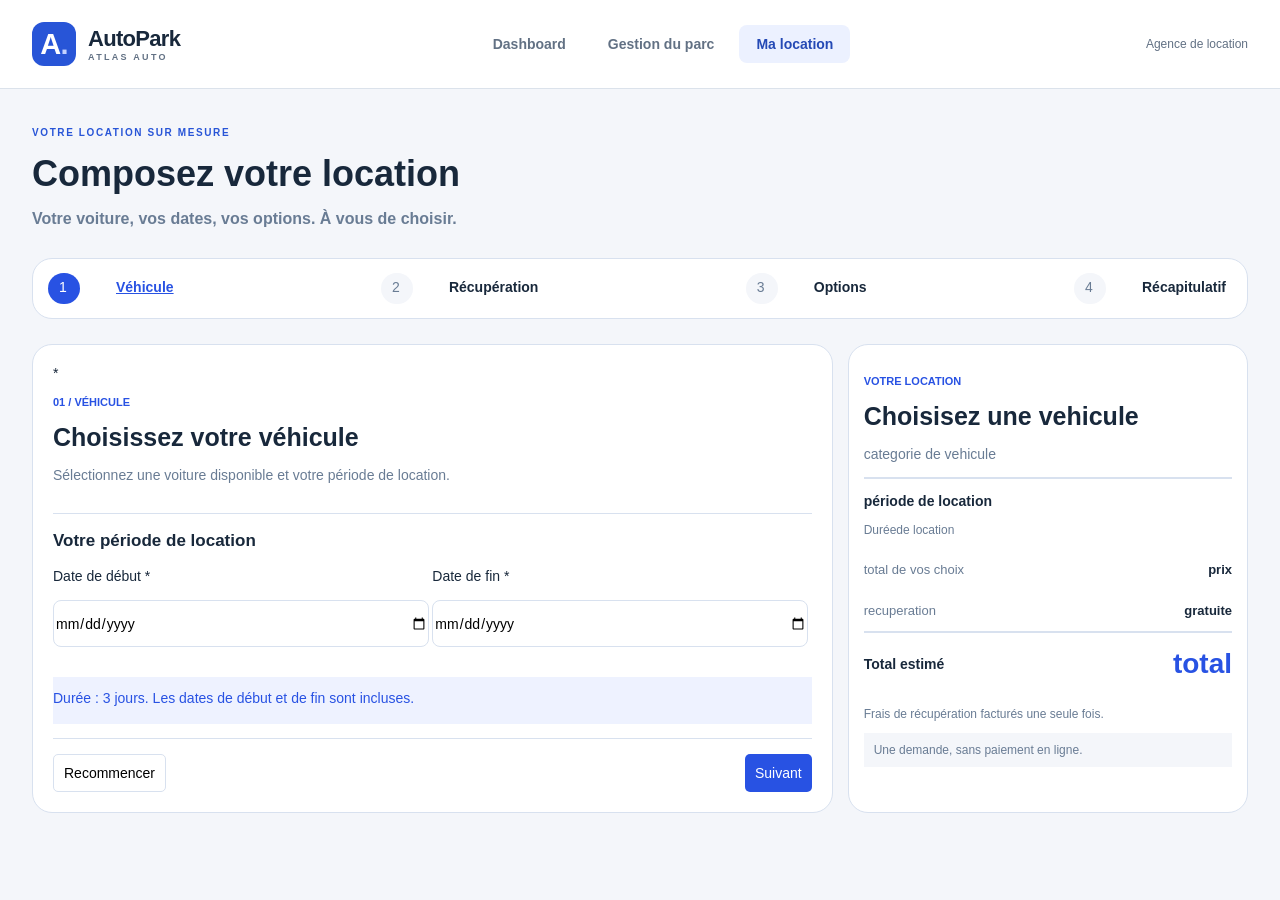
<file: location.html>
<!DOCTYPE html>
<html lang="en">

<head>
    <meta charset="UTF-8">
    <meta name="viewport" content="width=device-width, initial-scale=1.0">
    <title>location</title>
    <link rel="stylesheet" href="css/location-style.css" />
    <script type="module" src="js/script.js"></script>
</head>

<body>
    <header class="site-header">
        <div class="container header-content">
            <a class="brand" href="voitures.html" aria-label="AutoPark — Gestion du parc">
                <span class="brand-mark" aria-hidden="true">A<span>.</span></span>
                <span>AutoPark<small>ATLAS AUTO</small></span>
            </a>
            <nav aria-label="Navigation principale">
                <!-- index.html est le dashboard à créer par l'apprenant. -->
                <a href="index.html">Dashboard</a>
                <a href="voitures.html">Gestion du parc</a>
                <a href="location.html" aria-current="page">Ma location</a>
            </nav>
            <span class="agency-label">Agence de location</span>
        </div>
    </header>
    <main class="container main-content">
        <section>
            <div>
                <h5 class="eyebrow">VOTRE LOCATION SUR MESURE</h5>
                <h2 class="title">Composez votre location</h2>
                <h6 class="subtitle">Votre voiture, vos dates, vos options. À vous de choisir.</h6>
            </div>
            <div class="suivi">
                <div class="etapes">
                    <p class="num curent-step-num" id="stepnum1">1</p>
                    <p class="name curent-step-name" id="stepname1">Véhicule</p>
                </div>
                <div class="etapes">
                    <p class="num" id="stepnum2">2</p>
                    <p class="name" id="stepname2">Récupération</p>
                </div>
                <div class="etapes">
                    <p class="num" id="stepnum3">3</p>
                    <p class="name" id="stepname3">Options</p>
                </div>
                <div class="etapes">
                    <p class="num" id="stepnum4">4</p>
                    <p class="name" id="stepname4">Récapitulatif</p>
                </div>
            </div>
        </section>
        <section class="selection">
            <div class="steps">
                <div class="choix-vehicule" id="etape1">*
                    <div>
                        <h6 class="up-title">01 / VÉHICULE</h6>
                        <h2 class="sub-title">Choisissez votre véhicule</h2>
                        <h5 class="thin">Sélectionnez une voiture disponible et votre période de location.</h5>
                    </div>
                    <form id="form1">
                        <div class="present-voitures" id="affichage">
                            <label for="voiture">
                                <div class="choix choisis">
                                    <div class="choix-top">
                                        <h6 class="car-categorie">Citadine</h6>
                                        <input type="radio" name="voiture" id="voiture" class="btn-choisis">
                                    </div>
                                    <h4 class="car-name">Dacia Sandero</h4>
                                    <h6 class="car-statut">Disponible</h6>
                                    <h4 class="car-price">250 MAD / jour</h4>
                                </div>
                            </label>
                            <label for="voiture1">
                                <div class="choix">
                                    <div class="choix-top">
                                        <h6 class="car-categorie">Citadine</h6>
                                        <input type="radio" name="voiture" id="voiture1">
                                    </div>
                                    <h4 class="car-name">Dacia Sandero</h4>
                                    <h6 class="car-statut">Disponible</h6>
                                    <h4 class="car-price">250 MAD / jour</h4>
                                </div>
                            </label>
                            <label for="voiture2">
                                <div class="choix">
                                    <div class="choix-top">
                                        <h6 class="car-categorie">Citadine</h6>
                                        <input type="radio" name="voiture" id="voiture2">
                                    </div>
                                    <h4 class="car-name">Dacia Sandero</h4>
                                    <h6 class="car-statut">Disponible</h6>
                                    <h4 class="car-price">250 MAD / jour</h4>
                                </div>
                            </label>
                        </div>
                        <p class="period">Votre période de location</p>
                        <div>
                            <div class="form">
                                <div>
                                    <label class="label">Date de début *</label><br><br>
                                    <input type="date" class="input" id="date-debut"><br><br>
                                </div>
                                <div>
                                    <label class="label">Date de fin *</label><br><br>
                                    <input type="date" class="input" id="date-fin">
                                </div>
                            </div>
                        </div>
                    </form>

                    <p class="alert">Durée : 3 jours. Les dates de début et de fin sont incluses.</p>
                    <div class="border"></div>
                    <div class="buttons">
                        <button class="reset-button" id="reset">Recommencer</button>
                        <button class="next-button" id="next1">Suivant</button>
                    </div>
                </div>
                <div class="choix-vehicule" id="etape2" hidden>
                    <div>
                        <h6 class="up-title">02 / RÉCUPÉRATION</h6>
                        <h2 class="sub-title">Où récupérer votre voiture ?</h2>
                        <h5 class="thin">Choisissez le lieu qui vous convient.</h5>
                    </div>
                    <form id="form2">
                        <div class="local" id="affichage2">
                            <label for="local1">
                                <div class="choix smaller">
                                    <input type="radio" name="local" id="local1">
                                    <p class="car-name">À l’agence</p>
                                    <p class="car-price">Gratuit</p>
                                </div>
                            </label>
                        </div>
                        <p class="period">Informations de récupération</p>
                        <div id="recup-input">
                            <div id="agence" hidden>
                                <label class="label">Heure de récupération *</label><br><br>
                                <input type="time" class="input1" id="time-input">
                            </div>
                            <div id="aeroport" hidden>
                                <label class="label">Aéroport *</label><br><br>
                                <select id="port" class="input1">
                                    <option value="">select Aéroport</option>
                                    <option value="Casablanca">Casablanca — Centre-ville</option>
                                    <option value="Rabat">Rabat — Agdal</option>
                                    <option value="Marrakech">Marrakech — Guéliz</option>
                                </select><br><br>
                                <div>
                                    <div>
                                        <label class="label">Numéro du vol *</label><br><br>
                                        <input type="text" class="input" id="vol">
                                    </div>
                                    <div>
                                        <label class="label">Heure d’arrivée *</label><br><br>
                                        <input type="time" name="" id="arival" class="input">
                                    </div>
                                </div>
                            </div>
                            <div id="adresse" hidden>
                                <label for="" class="label">Ville *</label><br><br>
                                <select name="" id="city" class="input1">
                                    <option value="">choisir une ville</option>
                                    <option value="Casablanca">Casablanca</option>
                                    <option value="Rabat">Rabat</option>
                                    <option value="Marrakech">Marrakech</option>
                                </select><br><br>
                                <label for="" class="label">Adresse complète *</label><br><br>
                                <input type="text" class="input1" id="home"><br><br>
                                <label for="" class="label">Heure de livraison *</label><br><br>
                                <input type="time" class="input1" id="delivery">
                            </div>
                        </div>
                    </form>
                    <p class="alert">Le supplément de récupération est ajouté une seule fois au total.</p>
                    <div class="border"></div>
                    <div class="buttons">
                        <button class="reset-button" id="return1">Précédent</button>
                        <button class="next-button" id="next2">Suivant</button>
                    </div>
                </div>
                <div class="choix-vehicule" id="etape3" hidden>
                    <div>
                        <h6 class="up-title">03 / OPTIONS</h6>
                        <h2 class="sub-title">Les petits plus de votre location</h2>
                        <h5 class="thin">Ces options sont facultatives et facturées par jour.</h5>
                    </div>
                    <form>
                        <div class="spacing">
                            <label>
                                <div class="option" id="case1">
                                    <input type="checkbox" id="option1">
                                    <span class="option-name">Siège bébé</span>
                                    <p class="option-desc">30 MAD / jour</p>
                                </div>
                            </label>
                            <br>
                            <label>
                                <div class="option" id="case2">
                                    <input type="checkbox" id="option2">
                                    <span class="option-name">Conducteur supplémentaire</span>
                                    <p class="option-desc">200 MAD / jour</p>
                                </div>
                            </label>
                        </div>

                    </form>
                    <p class="alert">Vous pouvez sélectionner une, deux ou aucune option.</p>
                    <div class="border"></div>
                    <div class="buttons">
                        <button class="reset-button" id="return2">Précédent</button>
                        <button class="next-button" id="next3">Suivant</button>
                    </div>
                </div>
            </div>
            <div class="bill">
                <div id="bill-items">
                    <p class="up-title">VOTRE LOCATION</p>
                    <p class="sub-title" id="vehicule">Choisisez une vehicule</p>
                    <p class="thin" id="vehicule-cat">categorie de vehicule</p>
                    <div class="line"></div>
                    <p class="time" id="period">période de location</p>
                    <p class="duration" id="duree">Duréede location</p>
                    <div class="flex-it">
                        <p class="left">total de vos choix</p>
                        <p class="right" id="prix-vehicule">prix</p>
                    </div>
                    <div class="flex-it">
                        <p class="left">recuperation</p>
                        <p class="right" id="prix-recuperation">gratuite</p>
                    </div>
                </div>
                <div class="line"></div>
                <div class="flex-it">
                    <p class="total-left">Total estimé</p>
                    <p class="total-right" id="total">total</p>
                </div>
                <p class="warning">Frais de récupération facturés une seule fois.</p>
                <p class="warning back">Une demande, sans paiement en ligne.</p>
            </div>
        </section>
    </main>
</body>

</html>
</file>
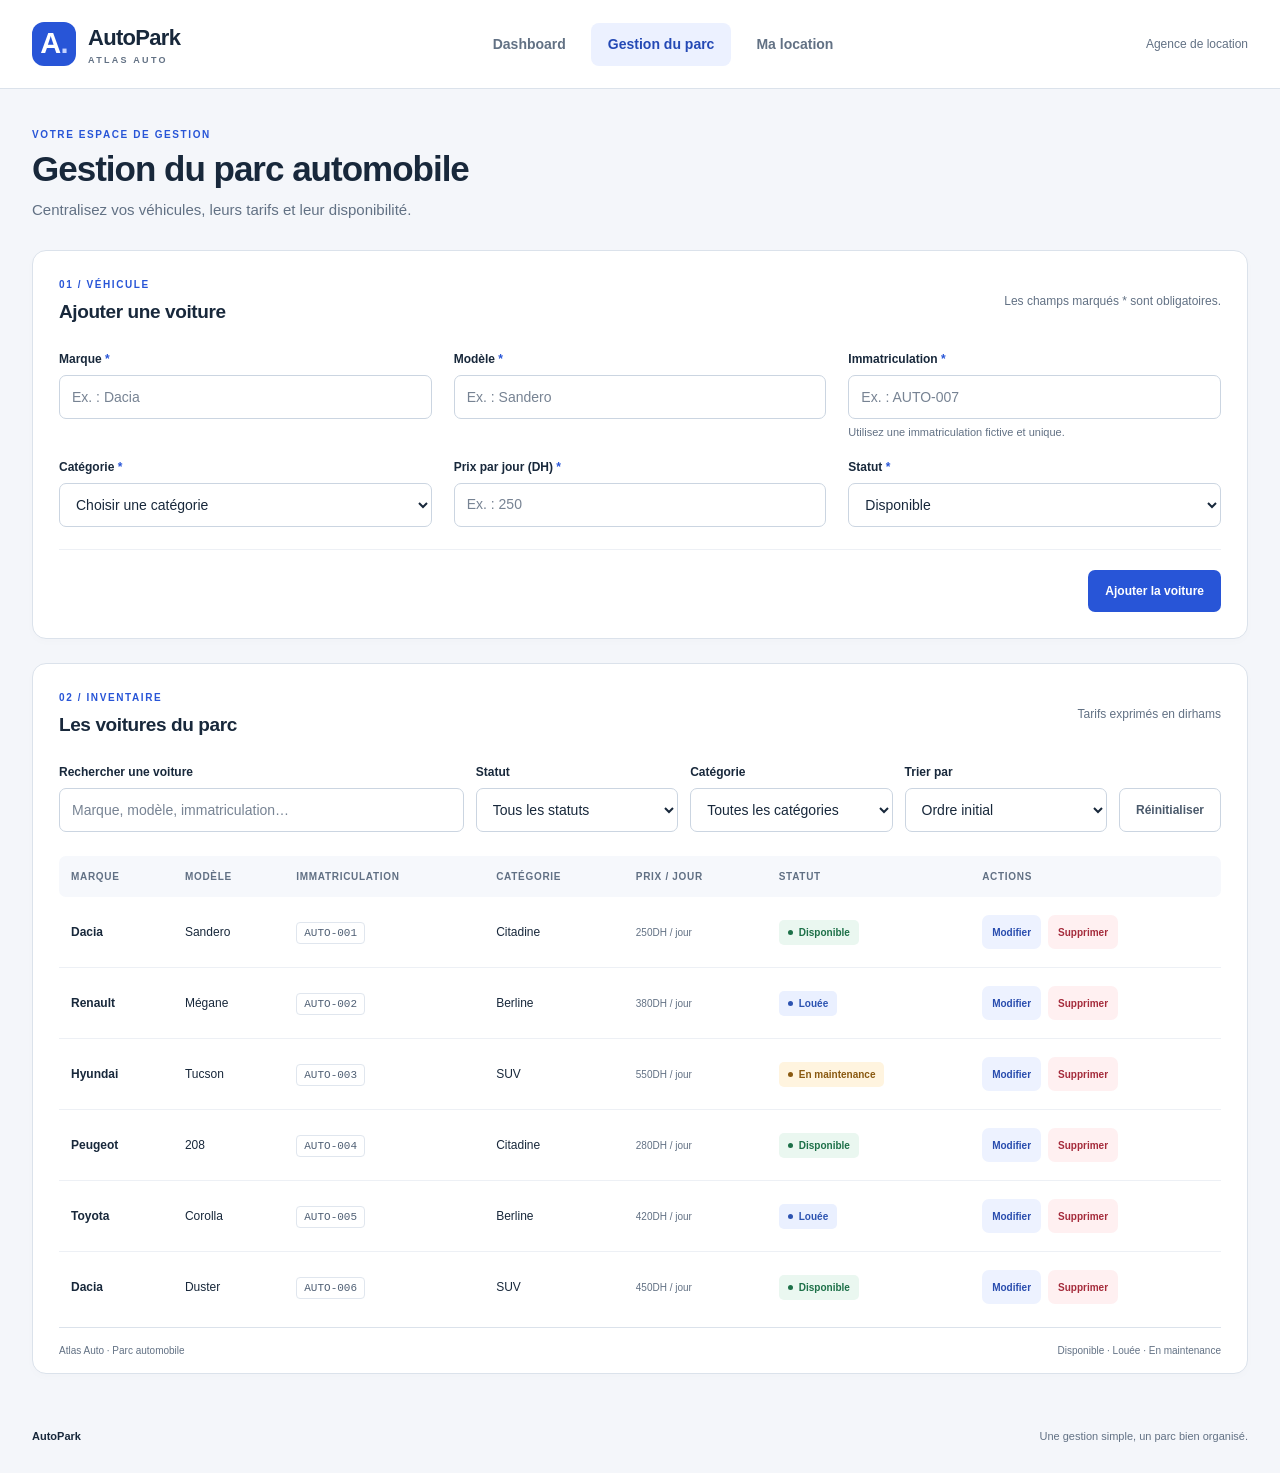
<file: voitures.html>
<!doctype html>
<html lang="fr">
  <head>
    <meta charset="UTF-8" />
    <meta name="viewport" content="width=device-width, initial-scale=1.0" />
    <meta
      name="description"
      content="AutoPark — Interface de gestion du parc automobile Atlas Auto."
    />
    <title>Gestion du parc · AutoPark</title>
    <link rel="icon" href="data:," />
    <link rel="stylesheet" href="css/style.css" />
    <script type="module" src="js/voitures.js"></script>
  </head>
  <body>
    <a class="skip-link" href="#contenu">Aller au contenu</a>
    <header class="site-header">
      <div class="container header-content">
        <a
          class="brand"
          href="voitures.html"
          aria-label="AutoPark — Gestion du parc"
        >
          <span class="brand-mark" aria-hidden="true">A<span>.</span></span>
          <span>AutoPark<small>ATLAS AUTO</small></span>
        </a>
        <nav aria-label="Navigation principale">
          <!-- index.html est le dashboard à créer par l'apprenant. -->
          <a href="index.html">Dashboard</a>
          <a href="voitures.html" aria-current="page">Gestion du parc</a>
          <a href="location.html" >Ma location</a>
        </nav>
        <span class="agency-label">Agence de location</span>
      </div>
    </header>

    <main id="contenu" class="container main-content">
      <section class="page-intro" aria-labelledby="titre-page">
        <p class="eyebrow">VOTRE ESPACE DE GESTION</p>
        <h1 id="titre-page">Gestion du parc automobile</h1>
        <p>Centralisez vos véhicules, leurs tarifs et leur disponibilité.</p>
      </section>

      <section class="panel" aria-labelledby="titre-formulaire">
        <div class="section-heading">
          <div>
            <p class="eyebrow">01 / VÉHICULE</p>
            <h2 id="titre-formulaire">Ajouter une voiture</h2>
          </div>
          <span class="section-note"
            >Les champs marqués * sont obligatoires.</span
          >
        </div>
        <!-- TODO JS : gérer submit, valider, ajouter ou modifier une voiture. -->
        <form id="formulaire-voiture" novalidate>
          <input type="hidden" id="voiture-id" name="id" value="" />
          <div class="form-grid">
            <div class="field">
              <label for="marque"
                >Marque <span aria-hidden="true">*</span></label
              >
              <input
                id="marque"
                name="marque"
                type="text"
                placeholder="Ex. : Dacia"
                required
                aria-describedby="erreur-marque"
              />
              <small id="erreur-marque" class="field-error"></small>
            </div>
            <div class="field">
              <label for="modele"
                >Modèle <span aria-hidden="true">*</span></label
              >
              <input
                id="modele"
                name="modele"
                type="text"
                placeholder="Ex. : Sandero"
                required
                aria-describedby="erreur-modele"
              />
              <small id="erreur-modele" class="field-error"></small>
            </div>
            <div class="field">
              <label for="immatriculation"
                >Immatriculation <span aria-hidden="true">*</span></label
              >
              <input
                id="immatriculation"
                name="immatriculation"
                type="text"
                placeholder="Ex. : AUTO-007"
                required
                aria-describedby="aide-immatriculation erreur-immatriculation"
              />
              <small id="aide-immatriculation" class="field-help"
                >Utilisez une immatriculation fictive et unique.</small
              >
              <small id="erreur-immatriculation" class="field-error"></small>
            </div>
            <div class="field">
              <label for="categorie"
                >Catégorie <span aria-hidden="true">*</span></label
              >
              <select
                id="categorie"
                name="categorie"
                required
                aria-describedby="erreur-categorie"
              >
                <option value="">Choisir une catégorie</option>
                <option value="Citadine">Citadine</option>
                <option value="Berline">Berline</option>
                <option value="SUV">SUV</option>
              </select>
              <small id="erreur-categorie" class="field-error"></small>
            </div>
            <div class="field">
              <label for="prix-jour"
                >Prix par jour (DH) <span aria-hidden="true">*</span></label
              >
              <input
                id="prix-jour"
                name="prixJour"
                type="number"
                min="0.01"
                step="0.01"
                placeholder="Ex. : 250"
                required
                aria-describedby="erreur-prix-jour"
              />
              <small id="erreur-prix-jour" class="field-error"></small>
            </div>
            <div class="field">
              <label for="statut"
                >Statut <span aria-hidden="true">*</span></label
              >
              <select
                id="statut"
                name="statut"
                required
                aria-describedby="erreur-statut"
              >
                <option value="Disponible">Disponible</option>
                <option value="Louée">Louée</option>
                <option value="En maintenance">En maintenance</option>
              </select>
              <small id="erreur-statut" class="field-error"></small>
            </div>
          </div>
          <div class="form-footer">
            <p
              id="message-formulaire"
              class="feedback"
              role="status"
              aria-live="polite"
            ></p>
            <div class="form-actions">
              <!-- Retirer hidden en JavaScript pendant une modification. -->
              <button
                id="annuler-modification"
                class="button button-secondary"
                type="button"
                hidden
              >
                Annuler la modification
              </button>
              <button
                id="bouton-enregistrer"
                class="button button-primary"
                type="submit"
              >
                Ajouter la voiture
              </button>
            </div>
          </div>
        </form>
      </section>

      <section class="panel inventory-panel" aria-labelledby="titre-inventaire">
        <div class="section-heading">
          <div>
            <p class="eyebrow">02 / INVENTAIRE</p>
            <h2 id="titre-inventaire">Les voitures du parc</h2>
          </div>
          <span class="section-note">Tarifs exprimés en dirhams</span>
        </div>
        <!-- TODO JS : combiner recherche, filtres et tri. -->
        <div class="toolbar">
          <div class="field search-field">
            <label for="recherche">Rechercher une voiture</label>
            <input
              id="recherche"
              type="search"
              placeholder="Marque, modèle, immatriculation…"
            />
          </div>
          <div class="field">
            <label for="filtre-statut">Statut</label>
            <select id="filtre-statut">
              <option value="">Tous les statuts</option>
              <option value="Disponible">Disponible</option>
              <option value="Louée">Louée</option>
              <option value="En maintenance">En maintenance</option>
            </select>
          </div>
          <div class="field">
            <label for="filtre-categorie">Catégorie</label>
            <select id="filtre-categorie">
              <option value="">Toutes les catégories</option>
              <option value="Citadine">Citadine</option>
              <option value="Berline">Berline</option>
              <option value="SUV">SUV</option>
            </select>
          </div>
          <div class="field">
            <label for="tri-prix">Trier par</label>
            <select id="tri-prix">
              <option value="">Ordre initial</option>
              <option value="croissant">Prix croissant</option>
              <option value="decroissant">Prix décroissant</option>
            </select>
          </div>
          <button
            id="reinitialiser-filtres"
            type="button"
            class="button button-secondary"
          >
            Réinitialiser
          </button>
        </div>
        <p
          id="message-parc"
          class="feedback inventory-feedback"
          role="status"
          aria-live="polite"
        ></p>
        <div
          class="table-scroll"
          role="region"
          aria-label="Tableau des voitures : défilement horizontal possible"
          tabindex="0"
        >
          <table>
            <caption class="sr-only">
              Liste des voitures du parc et actions de gestion
            </caption>
            <thead>
              <tr>
                <th scope="col">Marque</th>
                <th scope="col">Modèle</th>
                <th scope="col">Immatriculation</th>
                <th scope="col">Catégorie</th>
                <th scope="col">Prix / jour</th>
                <th scope="col">Statut</th>
                <th scope="col">Actions</th>
              </tr>
            </thead>
            <!-- Lignes de démonstration statiques : à remplacer par un affichage JS.
               data-id identifie la voiture ; data-action indique l'action. -->
            <tbody id="liste-voitures">
              <tr>
                <td><strong>Dacia</strong></td>
                <td>Sandero</td>
                <td><span class="registration">AUTO-001</span></td>
                <td>Citadine</td>
                <td class="price">250 <span>DH / jour</span></td>
                <td><span class="badge badge-disponible">Disponible</span></td>
                <td>
                  <div class="row-actions">
                    <button
                      type="button"
                      class="button button-edit"
                      data-action="modifier"
                      data-id="1"
                      aria-label="Modifier Dacia Sandero, AUTO-001"
                    >
                      Modifier
                    </button>
                    <button
                      type="button"
                      class="button button-delete"
                      data-action="supprimer"
                      data-id="1"
                      aria-label="Supprimer Dacia Sandero, AUTO-001"
                    >
                      Supprimer
                    </button>
                  </div>
                </td>
              </tr>
              <tr>
                <td><strong>Renault</strong></td>
                <td>Mégane</td>
                <td><span class="registration">AUTO-002</span></td>
                <td>Berline</td>
                <td class="price">380 <span>DH / jour</span></td>
                <td><span class="badge badge-louee">Louée</span></td>
                <td>
                  <div class="row-actions">
                    <button
                      type="button"
                      class="button button-edit"
                      data-action="modifier"
                      data-id="2"
                      aria-label="Modifier Renault Mégane, AUTO-002"
                    >
                      Modifier
                    </button>
                    <button
                      type="button"
                      class="button button-delete"
                      data-action="supprimer"
                      data-id="2"
                      aria-label="Supprimer Renault Mégane, AUTO-002"
                    >
                      Supprimer
                    </button>
                  </div>
                </td>
              </tr>
              <tr>
                <td><strong>Hyundai</strong></td>
                <td>Tucson</td>
                <td><span class="registration">AUTO-003</span></td>
                <td>SUV</td>
                <td class="price">550 <span>DH / jour</span></td>
                <td>
                  <span class="badge badge-maintenance">En maintenance</span>
                </td>
                <td>
                  <div class="row-actions">
                    <button
                      type="button"
                      class="button button-edit"
                      data-action="modifier"
                      data-id="3"
                      aria-label="Modifier Hyundai Tucson, AUTO-003"
                    >
                      Modifier
                    </button>
                    <button
                      type="button"
                      class="button button-delete"
                      data-action="supprimer"
                      data-id="3"
                      aria-label="Supprimer Hyundai Tucson, AUTO-003"
                    >
                      Supprimer
                    </button>
                  </div>
                </td>
              </tr>
              <tr>
                <td><strong>Peugeot</strong></td>
                <td>208</td>
                <td><span class="registration">AUTO-004</span></td>
                <td>Citadine</td>
                <td class="price">280 <span>DH / jour</span></td>
                <td><span class="badge badge-disponible">Disponible</span></td>
                <td>
                  <div class="row-actions">
                    <button
                      type="button"
                      class="button button-edit"
                      data-action="modifier"
                      data-id="4"
                      aria-label="Modifier Peugeot 208, AUTO-004"
                    >
                      Modifier
                    </button>
                    <button
                      type="button"
                      class="button button-delete"
                      data-action="supprimer"
                      data-id="4"
                      aria-label="Supprimer Peugeot 208, AUTO-004"
                    >
                      Supprimer
                    </button>
                  </div>
                </td>
              </tr>
              <tr>
                <td><strong>Toyota</strong></td>
                <td>Corolla</td>
                <td><span class="registration">AUTO-005</span></td>
                <td>Berline</td>
                <td class="price">420 <span>DH / jour</span></td>
                <td><span class="badge badge-louee">Louée</span></td>
                <td>
                  <div class="row-actions">
                    <button
                      type="button"
                      class="button button-edit"
                      data-action="modifier"
                      data-id="5"
                      aria-label="Modifier Toyota Corolla, AUTO-005"
                    >
                      Modifier
                    </button>
                    <button
                      type="button"
                      class="button button-delete"
                      data-action="supprimer"
                      data-id="5"
                      aria-label="Supprimer Toyota Corolla, AUTO-005"
                    >
                      Supprimer
                    </button>
                  </div>
                </td>
              </tr>
              <tr>
                <td><strong>Dacia</strong></td>
                <td>Duster</td>
                <td><span class="registration">AUTO-006</span></td>
                <td>SUV</td>
                <td class="price">450 <span>DH / jour</span></td>
                <td><span class="badge badge-disponible">Disponible</span></td>
                <td>
                  <div class="row-actions">
                    <button
                      type="button"
                      class="button button-edit"
                      data-action="modifier"
                      data-id="6"
                      aria-label="Modifier Dacia Duster, AUTO-006"
                    >
                      Modifier
                    </button>
                    <button
                      type="button"
                      class="button button-delete"
                      data-action="supprimer"
                      data-id="6"
                      aria-label="Supprimer Dacia Duster, AUTO-006"
                    >
                      Supprimer
                    </button>
                  </div>
                </td>
              </tr>
            </tbody>
          </table>
        </div>
        <!-- TODO JS : afficher ce message si le parc ou le résultat est vide. -->
        <div id="etat-vide" class="empty-state" hidden>
          <h3>Aucune voiture à afficher</h3>
          <p id="texte-etat-vide">
            Ajoutez une voiture ou modifiez vos critères de recherche.
          </p>
        </div>
        <div class="table-footer">
          <span>Atlas Auto · Parc automobile</span
          ><span>Disponible · Louée · En maintenance</span>
        </div>
      </section>
    </main>
    <footer class="site-footer container">
      <span>AutoPark</span>
      <p>Une gestion simple, un parc bien organisé.</p>
    </footer>
  </body>
</html>
</file>
<file: css/location-style.css>
:root {
  --page: #f4f6fa;
  --surface: #ffffff;
  --text: #18283b;
  --muted: #627184;
  --border: #dbe2eb;
  --primary: #2855d7;
  --primary-dark: #1e41a6;
  --radius: 14px;
}
* {
  box-sizing: border-box;
}
body {
  margin: 0;
  background: var(--page);
  color: var(--text);
  font-family: Arial, Helvetica, sans-serif;
  font-size: 14px;
}
button,
input,
select {
  font: inherit;
}
a {
  color: inherit;
}
button,
select {
  cursor: pointer;
}
button {
  border: 0;
}
[hidden] {
  display: none !important;
}
.container {
  width: min(1240px, calc(100% - 64px));
  margin: 0 auto;
}
.site-header {
  background: var(--surface);
  border-bottom: 1px solid var(--border);
}
.header-content {
  min-height: 88px;
  display: flex;
  align-items: center;
  justify-content: space-between;
  gap: 28px;
}
.brand {
  display: flex;
  gap: 12px;
  align-items: center;
  text-decoration: none;
  font-size: 22px;
  font-weight: 800;
  letter-spacing: -0.7px;
}
.brand-mark {
  display: flex;
  align-items: center;
  justify-content: center;
  width: 44px;
  height: 44px;
  border-radius: 12px;
  background: var(--primary);
  color: white;
  font-size: 29px;
}
.brand-mark span {
  color: #c4d2ff;
}
.brand small {
  display: block;
  color: var(--muted);
  font-size: 9px;
  letter-spacing: 2.3px;
}
nav {
  display: flex;
  gap: 8px;
}
nav a {
  padding: 11px 17px;
  border-radius: 8px;
  color: var(--muted);
  font-weight: 700;
  text-decoration: none;
}
nav a:hover {
  background: #f2f5fb;
  color: var(--text);
}
nav a[aria-current="page"] {
  background: #ecf1ff;
  color: #2449b5;
}
.agency-label {
  color: var(--muted);
  font-size: 12px;
}
.site-header {
  background: var(--surface);
  border-bottom: 1px solid var(--border);
}
.header-content {
  min-height: 88px;
  display: flex;
  align-items: center;
  justify-content: space-between;
  gap: 28px;
}
.brand {
  display: flex;
  gap: 12px;
  align-items: center;
  text-decoration: none;
  font-size: 22px;
  font-weight: 800;
  letter-spacing: -0.7px;
}
.brand-mark {
  display: flex;
  align-items: center;
  justify-content: center;
  width: 44px;
  height: 44px;
  border-radius: 12px;
  background: var(--primary);
  color: white;
  font-size: 29px;
}
.agency-label {
  color: var(--muted);
  font-size: 12px;
}
.eyebrow {
  margin: 0 0 6px;
  color: var(--primary);
  font-size: 10px;
  font-weight: 800;
  letter-spacing: 1.6px;
}
.title{
    font-size: 36px;
    margin-top: 15px;
    margin-bottom: 15px;
}
.subtitle{
    font-size: 16px;
    color: #697C94;
    margin-top: 15px;
    margin-bottom: 15px;
}
.main-content {
  padding-top: 38px;
  padding-bottom: 30px;
}
.suivi{
    margin-top: 30px;
    display: flex;
    justify-content: space-between;
    background-color: #FFFFFF;
    border-radius: 20px;
    border: 1px solid #D8E1EF;
}
.etapes{
    display: flex;
    margin-left: 15px;
    margin-right: 15px;
    gap: 25px;
}
.num{
    background-color: #F4F6FA;
    color: #697C94;
    border-radius: 30px;
    padding: 6px;
    width: 32px;
    height: 31px;
    justify-content:center;
    padding-left: 11px;
}
.name{  
    padding: 6px;
    padding-left: 11px;
    font-weight: 700;
}
.curent-step-num{
    background-color: #2852E3;
    color: #ffffff;
}
.curent-step-name{
    color: #2852E3;
    text-decoration: underline;
}
.selection{
    display: grid;
    grid-template-columns: 2fr 1fr;
    margin-top: 25px;
    gap: 15px;
}
.steps{
    gap: 50px;
}
.choix-vehicule{
    background-color: #ffffff;
    border: 1px solid #D8E1EF;
    border-radius: 20px;
    padding: 20px;
}
.up-title{
    font-size: 11px;
    font-weight: 700;
    color: #2852E3;
    margin-bottom: 15px;
    margin-top: 15px;
}
.sub-title{
    font-size: 25px;
    font-weight: 700;
    margin-bottom: 15px;
    margin-top: 15px;
}
.thin{
    font-size: 14px;
    font-weight: 400;
    color: #697C94;
    margin-bottom: 15px;
    margin-top: 15px;
}
.present-voitures{
    display: grid;
    grid-template-columns: 1fr 1fr 1fr;
    gap: 20px;
    justify-content: space-between;
    border-bottom: 1px solid #D8E1EF;
    padding-bottom: 15px;
}
.choix{
    border: 1px solid #D8E1EF;
    border-radius: 20px;
    width: 248px;
    height: 159px;
    padding: 10px;
}
.choisis{
    border: 3px solid #2852E3;
    border-radius: 20px;
    width: 248px;
    height: 159px;
    padding: 10px;
}
.choix-top{
    display: flex;
    justify-content: space-between;
    height: 35px;
}
.car-categorie{
    background-color: #EEF2FF;
    color: #2852E3;
    width: 90px;
    height: 30px;
    margin: 0px;
    padding-top: 10px;
    padding-left: 10px;
    border-radius: 20px;
}
.but{
    width: 18px;
    height: 18px;
    border-radius: 50px;
    margin-top: 6px;
}
.car-name{
    font-size: 16px;
    font-weight: 700;
    margin-top: 15px;
    margin-bottom: 15px;
}
.car-statut{
    color: #16835C;
    font-size: 12px;
    font-weight: 400;
    margin-top: 15px;
    margin-bottom: 15px;
}
.car-price{
    color: #2852E3;
    font-size: 16px;
    font-weight: 700;
    margin-top: 15px;
    margin-bottom: 15px;
}
.period{
    font-size: 17px;
    font-weight: 700    ;
}
.form{
    display: grid;
    grid-template-columns: 1fr 1fr;
}
.label{
    font-size: 14px;
    font-weight: 500;
}
.input{
    width: 376px;
    height: 47px;
    border-radius: 8px;
    border: 1px solid #D8E1EF;
}
.alert{
    background-color: #EEF2FF;
    color: #2852E3;
    height: 47px;
    padding-top: 13px;
}
.border{
    border-bottom: 1px solid #D8E1EF;
}
.buttons{
    display: flex;
    justify-content: space-between;
    margin-top: 15px;
}
.reset-button{
    background-color: #ffffff;
    padding: 10px;
    border-radius: 5px;
    border: 1px solid #D8E1EF;
}
.next-button{
    background-color: #2852E3;
    padding: 10px;
    border-radius: 5px;
    color: #ffffff;
}
.bill{
    border: 1px solid #D8E1EF;
    border-radius: 20px;
    background-color: #FFFFFF;
    padding: 15px;
    height: 469px;
}
.line{
    border: 1px solid #D8E1EF;
}
.time{
    font-size: 14px;
    font-weight: 700;
}
.duration{
    color: #697C94;
    font-size: 12px;
    font-weight: 400;
}
.flex-it{
    display: flex;
    justify-content: space-between;
}
.left{
    font-size: 13px;
    font-weight: 400;
    color: #697C94;
    align-items: center;
}
.right{
    font-size: 13px;
    font-weight: 700;

}
.total-left{
    font-size: 14px;
    font-weight: 700;
    margin-top: 15px;
    margin-bottom: 15px;
    align-self: center;
}
.total-right{
    font-size: 28px;
    font-weight: 700;
    color: #2852E3;
    margin-top: 15px;
    margin-bottom: 15px;
}
.warning{
    font-size: 12px;
    font-weight: 400;
    color: #697C94;
}
.back{
    background-color: #F4F6FA;
    padding: 10px;
}
.smaller{
    height: 115px;
}
.local{
    display: flex;
    justify-content: space-between;
    border-bottom: 1px solid #D8E1EF;
    padding-bottom: 15px;
}
.choisis1{
    border: 3px solid #2852E3;
    border-radius: 20px;
    width: 248px;
    height: 115px;  
    padding: 10px;
}
.input1{
    width: 768px;
    height: 47px;
    border-radius: 8px;
    border: 1px solid #D8E1EF;
}
.option{
    border: 1px solid #D8E1EF;
    border-radius: 20px;
    padding: 10px;
}
.spacing{
    row-gap: 10px;
}
.option-name{
    font-size: 14px;
    font-weight: 700;
}
.option-desc{
    font-size: 14px;
    font-weight: 400;
    color: #697C94;
}
.checked{
    border: 2px solid #2852E3;
    border-radius: 20px;
    padding: 10px;
}
</file>
<file: css/style.css>
:root {
  --page: #f4f6fa;
  --surface: #ffffff;
  --text: #18283b;
  --muted: #627184;
  --border: #dbe2eb;
  --primary: #2855d7;
  --primary-dark: #1e41a6;
  --radius: 14px;
}
* {
  box-sizing: border-box;
}
body {
  margin: 0;
  background: var(--page);
  color: var(--text);
  font-family: Arial, Helvetica, sans-serif;
  font-size: 14px;
  line-height: 1.5;
}
button,
input,
select {
  font: inherit;
}
a {
  color: inherit;
}
button,
select {
  cursor: pointer;
}
button {
  border: 0;
}
[hidden] {
  display: none !important;
}
.container {
  width: min(1240px, calc(100% - 64px));
  margin: 0 auto;
}
.site-header {
  background: var(--surface);
  border-bottom: 1px solid var(--border);
}
.header-content {
  min-height: 88px;
  display: flex;
  align-items: center;
  justify-content: space-between;
  gap: 28px;
}
.brand {
  display: flex;
  gap: 12px;
  align-items: center;
  text-decoration: none;
  font-size: 22px;
  font-weight: 800;
  letter-spacing: -0.7px;
}
.brand-mark {
  display: flex;
  align-items: center;
  justify-content: center;
  width: 44px;
  height: 44px;
  border-radius: 12px;
  background: var(--primary);
  color: white;
  font-size: 29px;
}
.brand-mark span {
  color: #c4d2ff;
}
.brand small {
  display: block;
  color: var(--muted);
  font-size: 9px;
  letter-spacing: 2.3px;
}
nav {
  display: flex;
  gap: 8px;
}
nav a {
  padding: 11px 17px;
  border-radius: 8px;
  color: var(--muted);
  font-weight: 700;
  text-decoration: none;
}
nav a:hover {
  background: #f2f5fb;
  color: var(--text);
}
nav a[aria-current="page"] {
  background: #ecf1ff;
  color: #2449b5;
}
.agency-label {
  color: var(--muted);
  font-size: 12px;
}
.main-content {
  padding-top: 38px;
  padding-bottom: 30px;
}
.page-intro {
  margin-bottom: 28px;
}
.eyebrow {
  margin: 0 0 6px;
  color: var(--primary);
  font-size: 10px;
  font-weight: 800;
  letter-spacing: 1.6px;
}
h1,
h2,
h3,
p {
  margin-top: 0;
}
h1 {
  margin-bottom: 9px;
  font-size: clamp(26px, 3vw, 35px);
  line-height: 1.2;
  letter-spacing: -1px;
}
.page-intro > p:last-child {
  margin-bottom: 0;
  color: var(--muted);
  font-size: 15px;
}
h2 {
  margin-bottom: 0;
  font-size: 19px;
  letter-spacing: -0.4px;
}
.panel {
  padding: 26px;
  margin-bottom: 24px;
  border: 1px solid var(--border);
  border-radius: var(--radius);
  background: var(--surface);
  box-shadow: 0 3px 10px #18283b04;
}
.section-heading {
  display: flex;
  justify-content: space-between;
  align-items: center;
  gap: 16px;
  margin-bottom: 24px;
}
.section-note {
  color: var(--muted);
  font-size: 12px;
}
.form-grid {
  display: grid;
  grid-template-columns: repeat(3, minmax(0, 1fr));
  gap: 17px 22px;
}
.field {
  display: flex;
  flex-direction: column;
  min-width: 0;
}
label {
  margin-bottom: 7px;
  font-size: 12px;
  font-weight: 700;
}
label span {
  color: var(--primary);
}
input,
select {
  width: 100%;
  min-height: 44px;
  padding: 10px 12px;
  border: 1px solid #cbd5e1;
  border-radius: 7px;
  background: white;
  color: var(--text);
}
input::placeholder {
  color: #778393;
}
input:focus,
select:focus {
  outline: 3px solid #dce5ff;
  border-color: var(--primary);
}
input[aria-invalid="true"],
select[aria-invalid="true"] {
  border-color: #b42336;
}
.field-help {
  margin-top: 5px;
  color: var(--muted);
  font-size: 11px;
}
.field-error {
  margin-top: 5px;
  color: #ae2134;
  font-size: 12px;
}
.field-error:empty {
  display: none;
}
.form-footer {
  display: flex;
  justify-content: space-between;
  align-items: center;
  gap: 18px;
  border-top: 1px solid #edf0f5;
  padding-top: 20px;
  margin-top: 22px;
}
.form-actions {
  display: flex;
  gap: 10px;
  margin-left: auto;
}
.button {
  display: inline-flex;
  align-items: center;
  justify-content: center;
  min-height: 42px;
  padding: 10px 16px;
  border: 1px solid transparent;
  border-radius: 7px;
  font-weight: 700;
  font-size: 12px;
  white-space: nowrap;
}
.button-primary {
  background: var(--primary);
  color: white;
}
.button-primary:hover {
  background: var(--primary-dark);
}
.button-secondary {
  background: white;
  border-color: #cbd5e1;
  color: #4b5a6c;
}
.button-secondary:hover {
  background: #f3f6fa;
}
.button-edit {
  background: #edf2ff;
  color: #284cae;
}
.button-edit:hover {
  background: #dee7ff;
}
.button-delete {
  background: #fff0f1;
  color: #a52b3b;
}
.button-delete:hover {
  background: #ffdde1;
}
.feedback {
  margin: 0;
  font-size: 13px;
}
.feedback.success {
  color: #167348;
}
.feedback.error {
  color: #ae2134;
}
.inventory-panel {
  padding-bottom: 0;
  overflow: hidden;
}
.toolbar {
  display: grid;
  grid-template-columns: minmax(210px, 2fr) repeat(3, minmax(130px, 1fr)) auto;
  align-items: end;
  gap: 12px;
  margin-bottom: 24px;
}
.toolbar .button {
  min-height: 44px;
}
.inventory-feedback:not(:empty) {
  margin-bottom: 16px;
}
.table-scroll {
  overflow-x: auto;
}
table {
  width: 100%;
  border-collapse: collapse;
  text-align: left;
  white-space: nowrap;
}
th {
  padding: 13px 12px;
  background: #f6f8fc;
  color: #617084;
  font-size: 10px;
  text-transform: uppercase;
  letter-spacing: 0.7px;
}
th:first-child {
  border-radius: 7px 0 0 7px;
}
th:last-child {
  border-radius: 0 7px 7px 0;
}
td {
  padding: 18px 12px;
  border-bottom: 1px solid #edf0f5;
  font-size: 12px;
}
tbody tr:last-child td {
  border-bottom: none;
}
tbody tr:hover {
  background: #fbfcff;
}
.registration {
  padding: 4px 7px;
  border: 1px solid #e0e6ee;
  border-radius: 4px;
  color: #506075;
  font-family: monospace;
  font-size: 11px;
}
.price {
  font-weight: 700;
}
.price span {
  font-size: 10px;
  font-weight: 400;
  color: var(--muted);
}
.badge {
  display: inline-flex;
  align-items: center;
  gap: 6px;
  padding: 5px 9px;
  border-radius: 5px;
  font-weight: 700;
  font-size: 10px;
}
.badge::before {
  content: "";
  width: 5px;
  height: 5px;
  border-radius: 50%;
  background: currentColor;
}
.badge-disponible {
  background: #eaf7f0;
  color: #1d7048;
}
.badge-louee {
  background: #eaf0ff;
  color: #2c53b1;
}
.badge-maintenance {
  background: #fff4df;
  color: #8a5910;
}
.row-actions {
  display: flex;
  gap: 7px;
}
.row-actions .button {
  min-height: 34px;
  padding: 7px 9px;
  font-size: 10px;
}
.empty-state {
  padding: 36px 16px;
  text-align: center;
  color: var(--muted);
}
.empty-state h3 {
  color: var(--text);
  font-size: 16px;
}
.empty-state p {
  margin-bottom: 0;
}
.table-footer {
  display: flex;
  justify-content: space-between;
  gap: 12px;
  margin-top: 5px;
  padding: 15px 0;
  border-top: 1px solid var(--border);
  color: var(--muted);
  font-size: 10px;
}
.site-footer {
  display: flex;
  justify-content: space-between;
  gap: 16px;
  padding-bottom: 28px;
  color: var(--muted);
  font-size: 11px;
}
.site-footer > span {
  color: var(--text);
  font-weight: 800;
}
.site-footer p {
  margin: 0;
}
:focus-visible {
  outline: 3px solid #2855d7;
  outline-offset: 3px;
}
.sr-only {
  position: absolute;
  width: 1px;
  height: 1px;
  padding: 0;
  margin: -1px;
  overflow: hidden;
  clip: rect(0, 0, 0, 0);
  white-space: nowrap;
  border: 0;
}
.skip-link {
  position: absolute;
  top: 8px;
  left: 8px;
  z-index: 10;
  padding: 10px;
  background: white;
  transform: translateY(-160%);
}
.skip-link:focus {
  transform: translateY(0);
}
@media (max-width: 1100px) {
  .toolbar {
    grid-template-columns: repeat(3, minmax(0, 1fr));
  }
  .search-field {
    grid-column: span 2;
  }
  .agency-label {
    display: none;
  }
}
@media (max-width: 760px) {
  .container {
    width: calc(100% - 32px);
  }
  .header-content {
    flex-wrap: wrap;
    gap: 14px;
    padding: 18px 0;
  }
  nav {
    width: 100%;
  }
  nav a {
    flex: 1;
    text-align: center;
    padding: 10px;
  }
  .main-content {
    padding-top: 28px;
  }
  .panel {
    padding: 20px;
  }
  .inventory-panel {
    padding-bottom: 0;
  }
  .section-heading {
    align-items: flex-start;
    flex-direction: column;
    gap: 8px;
  }
  .form-grid {
    grid-template-columns: repeat(2, minmax(0, 1fr));
  }
  .toolbar {
    grid-template-columns: repeat(2, minmax(0, 1fr));
  }
  .search-field {
    grid-column: 1 / -1;
  }
  .table-footer {
    flex-direction: column;
    gap: 4px;
  }
}
@media (max-width: 480px) {
  .form-grid,
  .toolbar {
    grid-template-columns: 1fr;
  }
  .form-footer,
  .form-actions {
    flex-direction: column;
    align-items: stretch;
    width: 100%;
  }
  .form-actions {
    margin-left: 0;
  }
  .site-footer {
    flex-direction: column;
    gap: 5px;
  }
}
</file>
